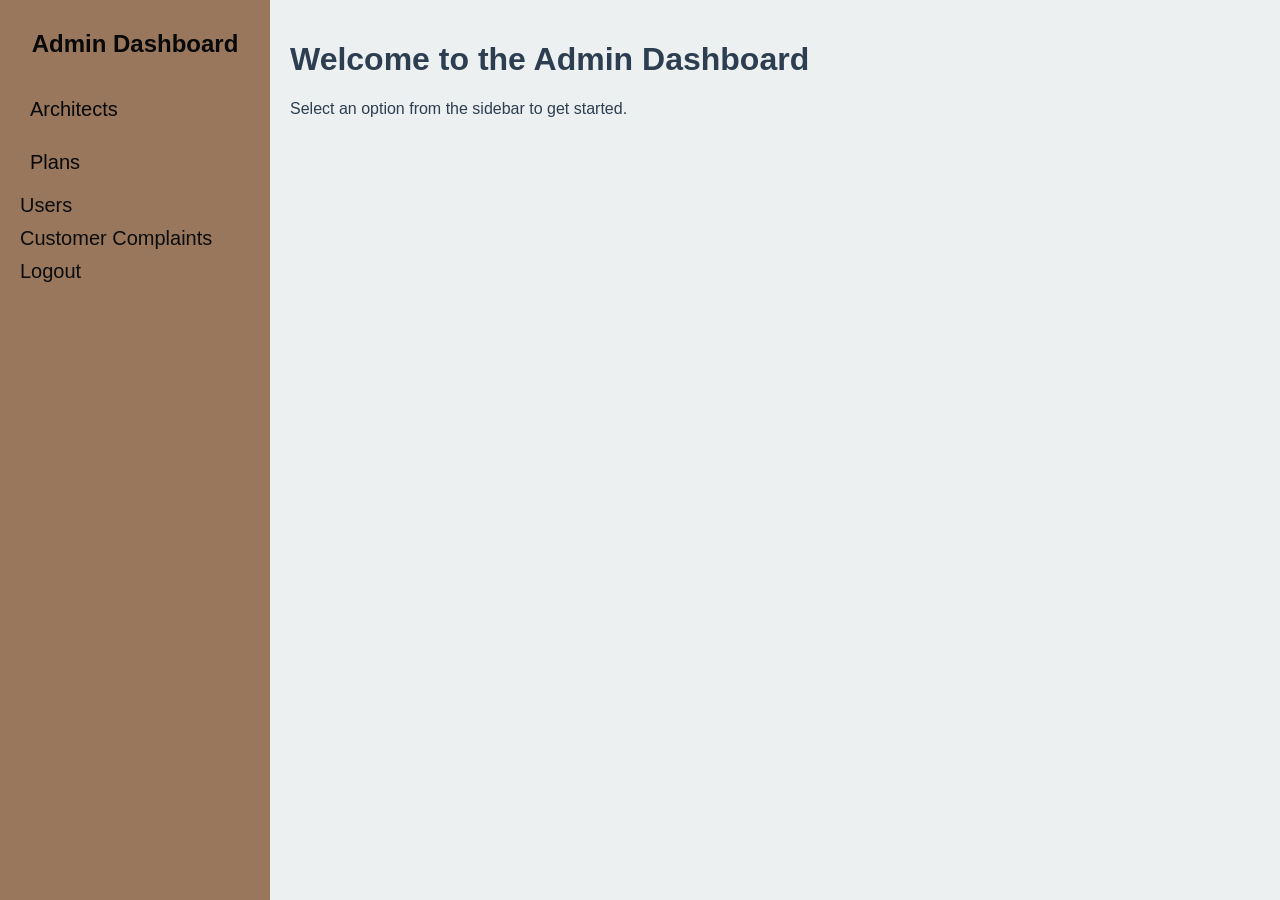
<file: raising-master_new/admin-dash.html>
<!DOCTYPE html>
<html lang="en">
<head>
    <meta charset="UTF-8">
    <meta name="viewport" content="width=device-width, initial-scale=1.0">
    <title>Admin Dashboard</title>
    <link rel="stylesheet" href="admin-dash.css">
</head>
<body>
    <div class="dashboard">
        <aside class="sidebar">
            <h2>Admin Dashboard</h2>
            <ul class="menu">
                <li>
                    <button class="menu-btn" onclick="toggleSubmenu('architects-menu')">Architects</button>
                    <ul id="architects-menu" class="submenu">
                        <li><a href="#add-architect">Add Architect</a></li>
                        <li><a href="#view-architects">View Architects</a></li>
                    </ul>
                </li>
                <li>
                    <button class="menu-btn" onclick="toggleSubmenu('plans-menu')">Plans</button>
                    <ul id="plans-menu" class="submenu">
                        <li><a href="#add-plan">Add Plan</a></li>
                        <li><a href="#view-plans">View Plans</a></li>
                    </ul>
                </li>
                    <li><a href="#users">Users</a></li>
                    <li><a href="#complaints">Customer Complaints</a></li>
                    <li><a href="#logout">Logout</a></li>
            </ul>
        </aside>
        <main class="content">
            <h1>Welcome to the Admin Dashboard</h1>
            <p>Select an option from the sidebar to get started.</p>
        </main>
    </div>
    <script>
        function toggleSubmenu(menuId) {
            const submenu = document.getElementById(menuId);
            if (submenu.style.display === "block") {
                submenu.style.display = "none";
            } else {
                submenu.style.display = "block";
            }
        }
    </script>
</body>
</html>
</file>
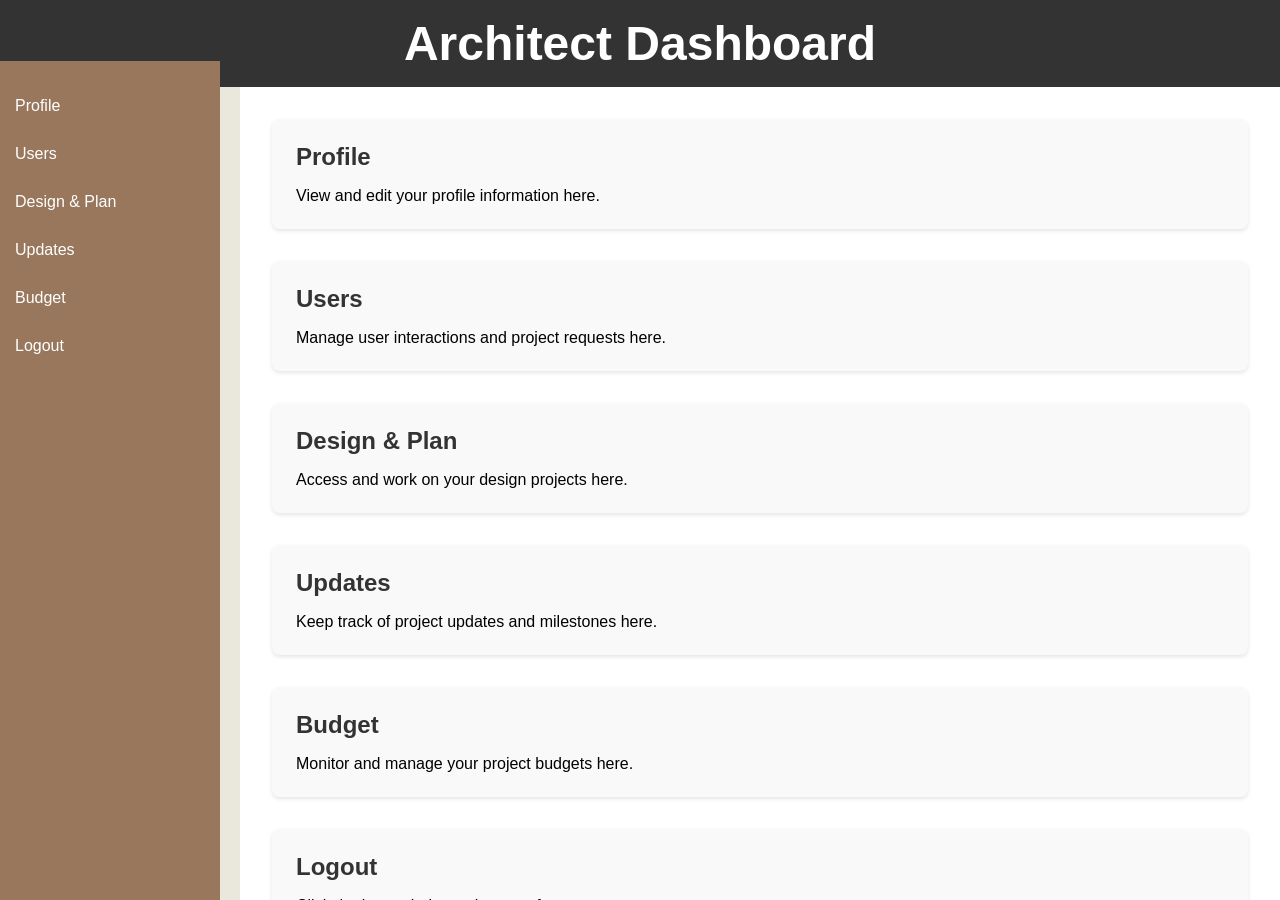
<file: raising-master_new/arch-dash.html>
<!DOCTYPE html>
<html lang="en">
<head>
    <meta charset="UTF-8">
    <meta name="viewport" content="width=device-width, initial-scale=1.0">
    <title>Architect Dashboard</title>
    <link rel="stylesheet" href="arch-dash.css">
</head>
<body>
    <div class="dashboard">
        <!-- Header -->
        <header class="dashboard-header">
            <h1>Architect Dashboard</h1>
        </header>

        <!-- Sidebar -->
        <aside class="sidebar">
            <ul>
                <li><a href="#profile">Profile</a></li>
                <li><a href="#users">Users</a></li>
                <li><a href="#design-plan">Design & Plan</a></li>
                <li><a href="#updates">Updates</a></li>
                <li><a href="#budget">Budget</a></li>
                <li><a href="#logout">Logout</a></li>
            </ul>
        </aside>

        <!-- Main Content -->
        <main class="dashboard-content">
            <section id="profile" class="section">
                <h2>Profile</h2>
                <p>View and edit your profile information here.</p>
            </section>
            <section id="users" class="section">
                <h2>Users</h2>
                <p>Manage user interactions and project requests here.</p>
            </section>
            <section id="design-plan" class="section">
                <h2>Design & Plan</h2>
                <p>Access and work on your design projects here.</p>
            </section>
            <section id="updates" class="section">
                <h2>Updates</h2>
                <p>Keep track of project updates and milestones here.</p>
            </section>
            <section id="budget" class="section">
                <h2>Budget</h2>
                <p>Monitor and manage your project budgets here.</p>
            </section>
            <section id="logout" class="section">
                <h2>Logout</h2>
                <p>Click the button below to log out of your account.</p>
                <button class="logout-button">Logout</button>
            </section>
        </main>
    </div>
</body>
</html>
</file>
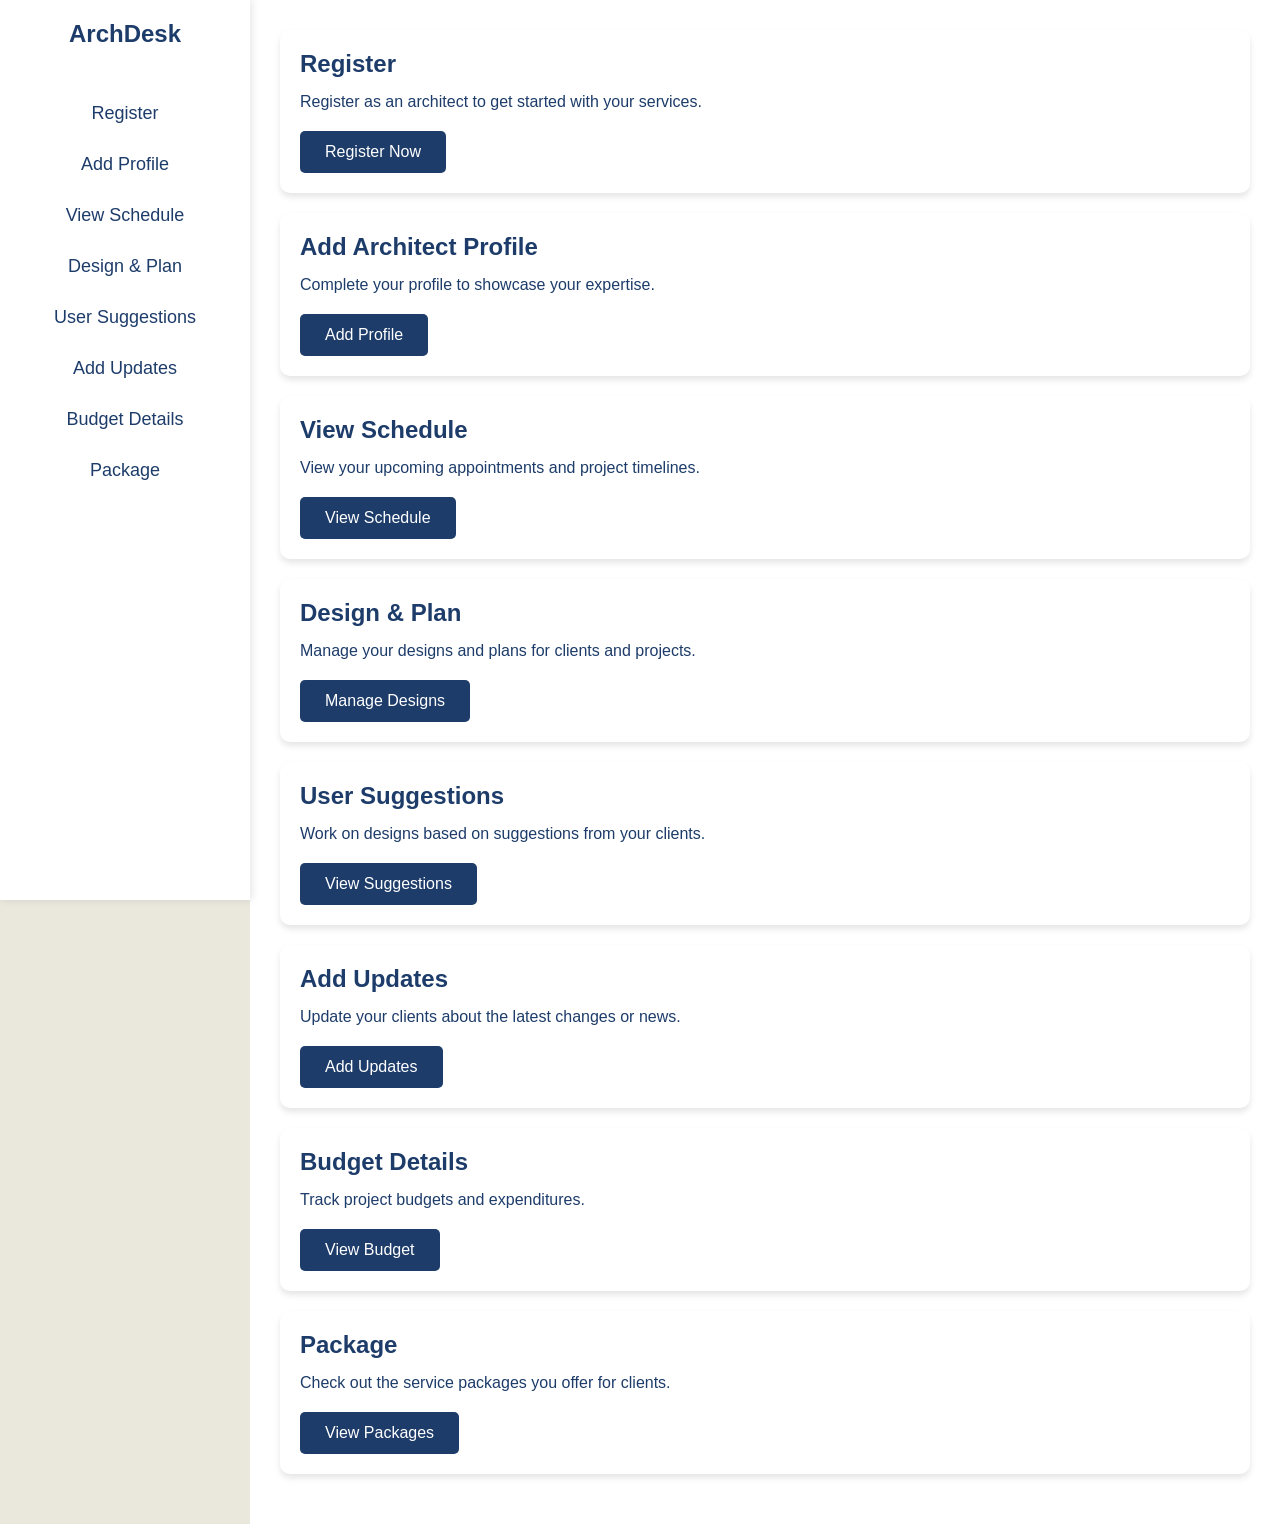
<file: raising-master_new/architectdash.html>
<!DOCTYPE html>
<html lang="en">
<head>
    <meta charset="UTF-8">
    <meta name="viewport" content="width=device-width, initial-scale=1.0">
    <title>Architect Dashboard</title>
    <link rel="stylesheet" href="archidash.css">
</head>
<body>

    <!-- Sidebar Navigation -->
    <div class="sidebar">
        <div class="logo">
            <h2>ArchDesk</h2>
        </div>
        <ul>
            <li><a href="#register">Register</a></li>
            <li><a href="#add-profile">Add Profile</a></li>
            <li><a href="#view-schedule">View Schedule</a></li>
            <li><a href="#design-plan">Design & Plan</a></li>
            <li><a href="#user-suggestions">User Suggestions</a></li>
            <li><a href="#add-updates">Add Updates</a></li>
            <li><a href="#budget-details">Budget Details</a></li>
            <li><a href="#package">Package</a></li>
        </ul>
    </div>

    <!-- Main Content Area -->
    <div class="main-content">
        <!-- Register Section -->
        <section id="register">
            <h2>Register</h2>
            <p>Register as an architect to get started with your services.</p>
            <button>Register Now</button>
        </section>

        <!-- Add Architect Profile Section -->
        <section id="add-profile">
            <h2>Add Architect Profile</h2>
            <p>Complete your profile to showcase your expertise.</p>
            <button>Add Profile</button>
        </section>

        <!-- View Schedule Section -->
        <section id="view-schedule">
            <h2>View Schedule</h2>
            <p>View your upcoming appointments and project timelines.</p>
            <button>View Schedule</button>
        </section>

        <!-- Design & Plan Section -->
        <section id="design-plan">
            <h2>Design & Plan</h2>
            <p>Manage your designs and plans for clients and projects.</p>
            <button>Manage Designs</button>
        </section>

        <!-- User Suggestions Section -->
        <section id="user-suggestions">
            <h2>User Suggestions</h2>
            <p>Work on designs based on suggestions from your clients.</p>
            <button>View Suggestions</button>
        </section>

        <!-- Add Updates Section -->
        <section id="add-updates">
            <h2>Add Updates</h2>
            <p>Update your clients about the latest changes or news.</p>
            <button>Add Updates</button>
        </section>

        <!-- Budget Details Section -->
        <section id="budget-details">
            <h2>Budget Details</h2>
            <p>Track project budgets and expenditures.</p>
            <button>View Budget</button>
        </section>

        <!-- Package Section -->
        <section id="package">
            <h2>Package</h2>
            <p>Check out the service packages you offer for clients.</p>
            <button>View Packages</button>
        </section>
    </div>

</body>
</html>
</file>
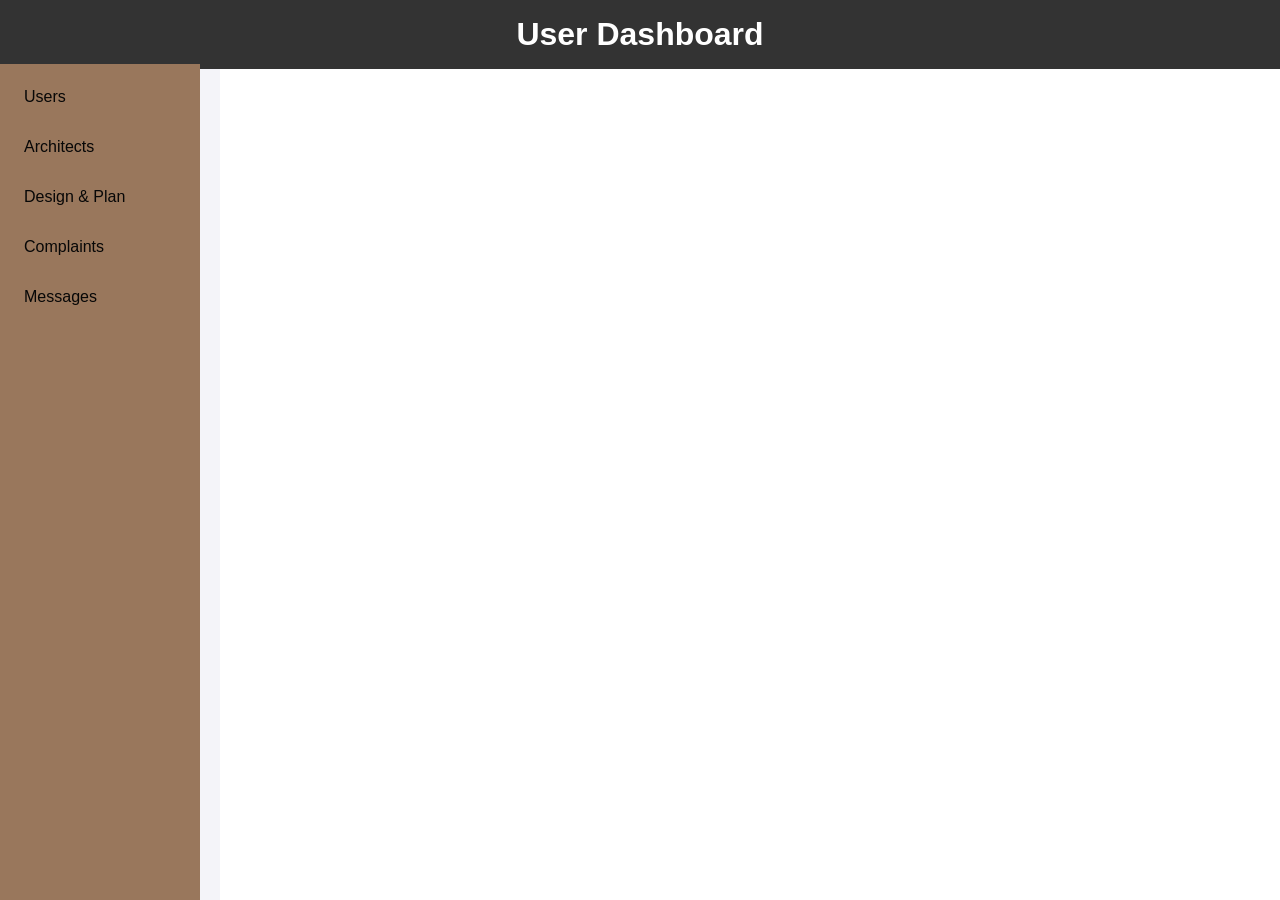
<file: raising-master_new/user-dash.html>
<!DOCTYPE html>
<html lang="en">
<head>
    <meta charset="UTF-8">
    <meta name="viewport" content="width=device-width, initial-scale=1.0">
    <title>User Dashboard</title>
    <link rel="stylesheet" href="user-dash.css">
</head>
<body>
    <div class="dashboard">
        <header class="dashboard-header">
            <h1>User Dashboard</h1>
        </header>
        <aside class="sidebar">
            <ul>
                <li><a href="#users">Users</a></li>
                <li><a href="#architects">Architects</a></li>
                <li><a href="#design-plan">Design & Plan</a></li>
                <li><a href="#complaints">Complaints</a></li>
                <li><a href="#messages">Messages</a></li>
            </ul>
        </aside>
        <main class="dashboard-content">
            <!--section id="users" class="section">
                <h2>Users</h2>
                <p>Manage user information and activity here.</p>
            </section>
            <section id="architects" class="section">
                <h2>Architects</h2>
                <p>View and manage architects' profiles and details here.</p>
            </section>
            <section id="design-plan" class="section">
                <h2>Design & Plan</h2>
                <p>Manage design and planning requests here.</p>
            </section>
            <section id="complaints" class="section">
                <h2>Complaints</h2>
                <p>Handle user complaints and feedback here.</p>
            </section>
            <section id="messages" class="section">
                <h2>Messages</h2>
                <p>View and manage messages from users and architects here.</p>
            </section-->
        </main>
    </div>
</body>
</html>
</file>
<file: raising-master_new/admin-dash.css>
/* Resetting default margin and padding */
body {
    margin: 0;
    font-family: Arial, sans-serif;
    color: #2c3e50; /* Default text color */
}

.dashboard {
    display: flex;
    height: 100vh;
}

.sidebar {
    width: 250px;
    background-color:  #99775C;
    color: #ecf0f1;
    padding: 10px;
    box-shadow: 2px 0 5px rgba(0, 0, 0, 0.1);
}

.sidebar h2 {
    text-align: center;
    margin-bottom: 20px;
    font-size: 24px;
    font-weight: bold;
    color: #080808; /* Ensures the header text is consistent */
}

.menu {
    list-style: none;
    
    background: none;
    color: #0c0c0c;
    border: none;
    padding: 10px;
    margin: 0;
    font-size: 20px;
    text-align: left;
    width: 100%;
    cursor: pointer;
}


.sidebar:hover {
    background-color:  #99775C; /* Highlight background on hover */
    color: #ecf0f1; /* Ensure text color stays white */
}

.menu li {
    margin-bottom: 10px;
}

.menu-btn {
    background: none;
    color: #070707;
    border: none;
    text-align: left;
    width: 100%;
    font-size: 20px;
    padding: 10px;
    cursor: pointer;
}

.menu-btn:hover {
    background-color: #080808; /* Highlight background on hover */
    color: #ecf0f1; /* Ensure text color stays white */
}

.submenu {
    list-style: none;
    padding: 5px;
    margin: 10px 0 10px 20px;
    display: none;
}

.submenu li {
    margin-bottom: 5px;
}

.submenu a {
    text-decoration: none;
    color: #bdc3c7; /* Submenu link color */
    font-size: 16px;
    font-weight: normal;
}

.submenu a:hover {
    color: #ecf0f1; /* Highlight submenu links on hover */
}

.content {
    flex: 1;
    padding: 20px;
    background-color: #ecf0f1;
    color: #2c3e50; /* Default content text color */
}

a {
    text-decoration: none; /* Removes underline from all links */
    color: inherit; /* Inherits the color from the parent */
    
}

a:hover {
   /* text-decoration: none; /* Ensures no underline on hover */
   color: #ecf0f1;
}
</file>
<file: raising-master_new/arch-dash.css>
/* General Reset */
* {
    margin: 0;
    padding: 0;
    box-sizing: border-box;
}

/* Body Styles */
body {
    font-family: Arial, sans-serif;
    background-color: #EAE7DD;
    display: flex;
    flex-direction: column;
}

/* Dashboard Layout */
.dashboard {
    display: flex;
    height: 100vh;
    flex-direction: column;
}

/* Header */
.dashboard-header {
    background-color: #333;
    color: white;
    text-align: center;
    padding: 1rem;
    font-size: 1.5rem;
}

/* Sidebar */
.sidebar {
    background-color: #99775C;
    color: white;
    width: 220px;
    position: fixed;
    top: 3.8rem;
    bottom: 0;
    overflow-y: auto;
    padding: 1rem 0;
}

.sidebar ul {
    list-style: none;
}

.sidebar ul li {
    margin: 10px 0;
}

.sidebar ul li a {
    text-decoration: none;
    color: white;
    padding: 10px 15px;
    display: block;
    border-radius: 4px;
    transition: 0.3s;
}

.sidebar ul li a:hover {
    background-color: #575757;
}

/* Main Content */
.dashboard-content {
    margin-left: 240px;
    padding: 2rem;
    flex: 1;
    overflow-y: auto;
    background-color: white;
}

.section {
    margin-bottom: 2rem;
    background-color: #f9f9f9;
    padding: 1.5rem;
    border-radius: 8px;
    box-shadow: 0 2px 4px rgba(0, 0, 0, 0.1);
}

.section h2 {
    margin-bottom: 1rem;
    color: #333;
}

/* Logout Button */
.logout-button {
    background-color: #dc3545;
    color: white;
    border: none;
    padding: 0.7rem 1.2rem;
    border-radius: 5px;
    font-size: 1rem;
    cursor: pointer;
    transition: background-color 0.3s;
}

.logout-button:hover {
    background-color: #c82333;
}
</file>
<file: raising-master_new/archidash.css>
/* General Reset */
* {
    margin: 0;
    padding: 0;
    box-sizing: border-box;
}

/* Body and Flex Layout */
body {
    font-family: Arial, sans-serif;
    display: flex;
    min-height: 100vh;
    background-color: #EAE7DD; /* Light Grey background for the page */
}

/* Sidebar Styling */
.sidebar {
    width: 250px;
    background-color: #FFFFFF; /* Teal for sidebar */

    color: #1D3C6A;
    padding-top: 20px;
    height: 100vh;
    position: fixed;
    box-shadow: 2px 0px 8px rgba(0, 0, 0, 0.1);
}

.sidebar .logo {
    text-align: center;
    margin-bottom: 40px;
}

.sidebar .logo h2 {
    font-size: 24px;
    color: #1D3C6A;
    font-weight: 700;
}

.sidebar ul {
    list-style: none;
}

.sidebar ul li {
    padding: 15px;
    text-align: center;
    transition: background-color 0.3s ease;
}

.sidebar ul li a {
    color: #1D3C6A;
    text-decoration: none;
    font-size: 18px;
    display: block;
}

.sidebar ul li:hover {
    background-color: #009688; /* Darker Teal for hover effect */
}

.sidebar ul li a:hover {
    color: #FF7043; /* Accent Coral for hover effect on links */
}

/* Main Content Area */
.main-content {
    margin-left: 250px;
    padding: 30px;
    width: 100%;
    background-color: #FFFFFF; /* White background for main content */
}

h2 {
    font-size: 24px;
    color: #1D3C6A; /* Dark Grey for headings */
    margin-bottom: 15px;
}

p {
    font-size: 16px;
    color: #1D3C6A; /* Light grey for text */
    margin-bottom: 20px;
}

/* Buttons Styling */
button {
    background-color: #1D3C6A; /* Accent Coral for buttons */
    color: white;
    border: none;
    padding: 12px 25px;
    font-size: 16px;
    border-radius: 5px;
    cursor: pointer;
    transition: background-color 0.3s ease;
}

button:hover {
    background-color: #FF5722; /* Darker coral on hover */
}

/* Section Styling */
section {
    background-color: white;
    border-radius: 10px;
    padding: 20px;
    box-shadow: 0px 4px 6px rgba(0, 0, 0, 0.1);
    margin-bottom: 20px;
}

/* Add Responsive Design */
@media (max-width: 768px) {
    .sidebar {
        width: 200px;
    }
    
    .main-content {
        margin-left: 200px;
    }
}

@media (max-width: 600px) {
    body {
        flex-direction: column;
    }

    .sidebar {
        width: 100%;
        height: auto;
    }

    .main-content {
        margin-left: 0;
    }
}
</file>
<file: raising-master_new/user-dash.css>
* {
    margin: 0;
    padding: 0;
    box-sizing: border-box;
}

body {
    font-family: Arial, sans-serif;
    background-color: #f4f4f9;
}

.dashboard {
    display: flex;
    flex-direction: column;
    height: 100vh;
}

.dashboard-header {
    background-color: #333;
    color: #fff;
    padding: 1rem;
    text-align: center;
}

.sidebar {
    background-color: #99775C;
    color: #fff;
    width: 200px;
    height: 100%;
    position: fixed;
    top: 4rem;
    left: 0;
    overflow-y: auto;
}

.sidebar ul {
    list-style: none;
    padding: 1rem;
}

.sidebar ul li {
    margin-bottom: 1rem;
}

.sidebar ul li a {
    text-decoration: none;
    color: #070707;
    padding: 0.5rem;
    display: block;
    border-radius: 4px;
    transition: background-color 0.3s;
}

.sidebar ul li a:hover {
    background-color: #575757;
}

.dashboard-content {
    margin-left: 220px;
    padding: 2rem;
    background-color: #fff;
    height: calc(100vh - 4rem);
    overflow-y: auto;
}

.section {
    margin-bottom: 2rem;
    padding: 1rem;
    border: 1px solid #ddd;
    border-radius: 8px;
    background-color: #f9f9f9;
}

.section h2 {
    margin-bottom: 1rem;
    color: #333;
}
</file>
